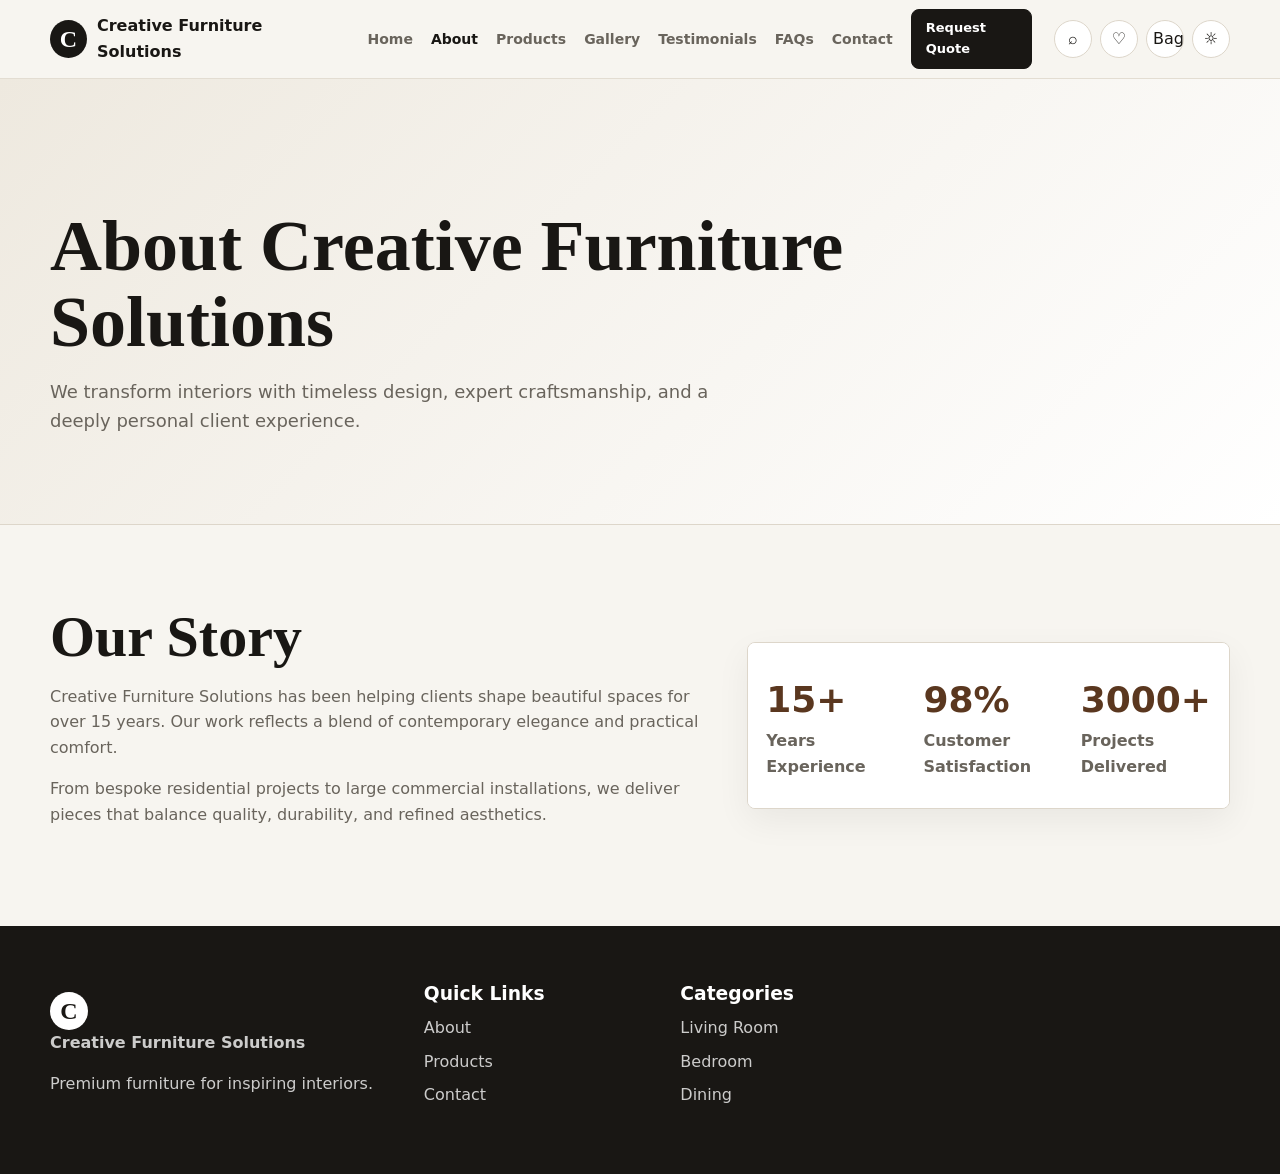
<file: about.html>
<!DOCTYPE html>
<html lang="en">
  <head>
    <meta charset="UTF-8" />
    <meta name="viewport" content="width=device-width, initial-scale=1.0" />
    <title>About Us | Creative Furniture Solutions</title>
    <link rel="stylesheet" href="css/style.css" />
    <link rel="stylesheet" href="css/responsive.css" />
    <link rel="stylesheet" href="css/animations.css" />
  </head>
  <body>
    <header class="site-header sticky">
      <nav class="navbar container">
        <a href="index.html" class="logo"><span class="logo-mark">C</span><span>Creative Furniture Solutions</span></a>
        <button class="menu-toggle" aria-label="Toggle navigation"><span></span><span></span><span></span></button>
        <div class="nav-links">
          <a href="index.html">Home</a>
          <a href="about.html" class="active">About</a>
          <a href="products.html">Products</a>
          <a href="gallery.html">Gallery</a>
          <a href="testimonials.html">Testimonials</a>
          <a href="faq.html">FAQs</a>
          <a href="contact.html">Contact</a>
          <a href="quote.html" class="btn btn-small">Request Quote</a>
        </div>
        <div class="nav-icons">
          <button class="icon-btn">⌕</button>
          <button class="icon-btn">♡</button>
          <button class="icon-btn">🛒</button>
          <button class="icon-btn theme-toggle">☀</button>
        </div>
      </nav>
    </header>

    <main class="page-hero">
      <section class="container">
        <h1>About Creative Furniture Solutions</h1>
        <p>We transform interiors with timeless design, expert craftsmanship, and a deeply personal client experience.</p>
      </section>
    </main>

    <section class="section container">
      <div class="about-grid">
        <div>
          <h2>Our Story</h2>
          <p>Creative Furniture Solutions has been helping clients shape beautiful spaces for over 15 years. Our work reflects a blend of contemporary elegance and practical comfort.</p>
          <p>From bespoke residential projects to large commercial installations, we deliver pieces that balance quality, durability, and refined aesthetics.</p>
        </div>
        <div class="stats-card">
          <div class="stat-item"><strong>15+</strong><span>Years Experience</span></div>
          <div class="stat-item"><strong>98%</strong><span>Customer Satisfaction</span></div>
          <div class="stat-item"><strong>3000+</strong><span>Projects Delivered</span></div>
        </div>
      </div>
    </section>

    <footer class="site-footer">
      <div class="container footer-grid">
        <div>
          <a href="index.html" class="logo footer-logo"><span class="logo-mark">C</span><span>Creative Furniture Solutions</span></a>
          <p>Premium furniture for inspiring interiors.</p>
        </div>
        <div>
          <h3>Quick Links</h3>
          <a href="about.html">About</a>
          <a href="products.html">Products</a>
          <a href="contact.html">Contact</a>
        </div>
        <div>
          <h3>Categories</h3>
          <a href="living-room.html">Living Room</a>
          <a href="bedroom.html">Bedroom</a>
          <a href="dining.html">Dining</a>
        </div>
      </div>
    </footer>

    <script src="js/main.js"></script>
  </body>
</html>
</file>
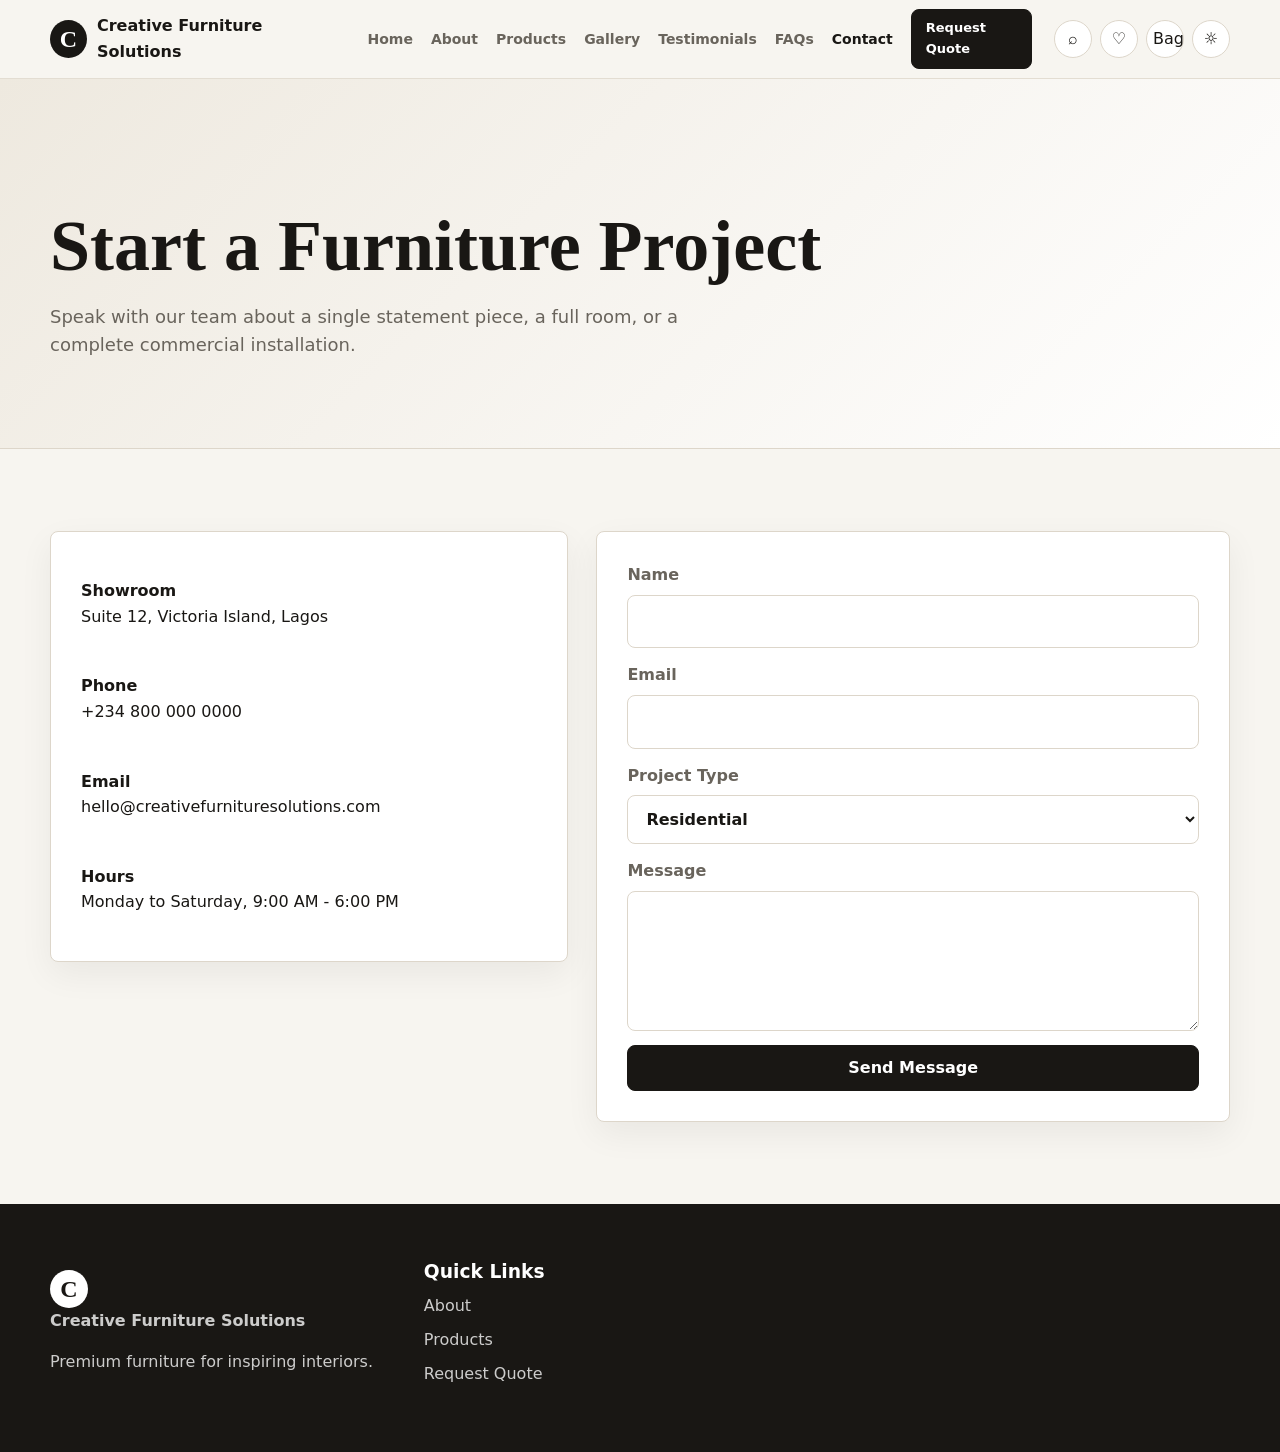
<file: contact.html>
<!DOCTYPE html>
<html lang="en">
  <head>
    <meta charset="UTF-8" />
    <meta name="viewport" content="width=device-width, initial-scale=1.0" />
    <title>Contact | Creative Furniture Solutions</title>
    <link rel="stylesheet" href="css/style.css" />
    <link rel="stylesheet" href="css/responsive.css" />
    <link rel="stylesheet" href="css/animations.css" />
  </head>
  <body>
    <header class="site-header sticky">
      <nav class="navbar container">
        <a href="index.html" class="logo"><span class="logo-mark">C</span><span>Creative Furniture Solutions</span></a>
        <button class="menu-toggle" aria-label="Toggle navigation"><span></span><span></span><span></span></button>
        <div class="nav-links">
          <a href="index.html">Home</a>
          <a href="about.html">About</a>
          <a href="products.html">Products</a>
          <a href="gallery.html">Gallery</a>
          <a href="testimonials.html">Testimonials</a>
          <a href="faq.html">FAQs</a>
          <a href="contact.html" class="active">Contact</a>
          <a href="quote.html" class="btn btn-small">Request Quote</a>
        </div>
        <div class="nav-icons">
          <button class="icon-btn" aria-label="Search">⌕</button>
          <button class="icon-btn" aria-label="Wishlist">♡</button>
          <button class="icon-btn" aria-label="Cart">Bag</button>
          <button class="icon-btn theme-toggle" aria-label="Toggle dark mode">☼</button>
        </div>
      </nav>
    </header>

    <main class="page-hero">
      <section class="container">
        <h1>Start a Furniture Project</h1>
        <p>Speak with our team about a single statement piece, a full room, or a complete commercial installation.</p>
      </section>
    </main>

    <section class="section container contact-grid">
      <div class="contact-card">
        <p><strong>Showroom</strong><br />Suite 12, Victoria Island, Lagos</p>
        <p><strong>Phone</strong><br />+234 800 000 0000</p>
        <p><strong>Email</strong><br />hello@creativefurnituresolutions.com</p>
        <p><strong>Hours</strong><br />Monday to Saturday, 9:00 AM - 6:00 PM</p>
      </div>
      <form class="contact-card form">
        <label>Name <input type="text" name="name" required /></label>
        <label>Email <input type="email" name="email" required /></label>
        <label>Project Type <select name="project"><option>Residential</option><option>Office</option><option>Hospitality</option><option>Commercial</option></select></label>
        <label>Message <textarea name="message" required></textarea></label>
        <button class="btn" type="submit">Send Message</button>
      </form>
    </section>

    <footer class="site-footer">
      <div class="container footer-grid">
        <div>
          <a href="index.html" class="logo footer-logo"><span class="logo-mark">C</span><span>Creative Furniture Solutions</span></a>
          <p>Premium furniture for inspiring interiors.</p>
        </div>
        <div>
          <h3>Quick Links</h3>
          <a href="about.html">About</a>
          <a href="products.html">Products</a>
          <a href="quote.html">Request Quote</a>
        </div>
      </div>
    </footer>

    <script src="js/main.js"></script>
    <script src="js/quote.js"></script>
  </body>
</html>
</file>
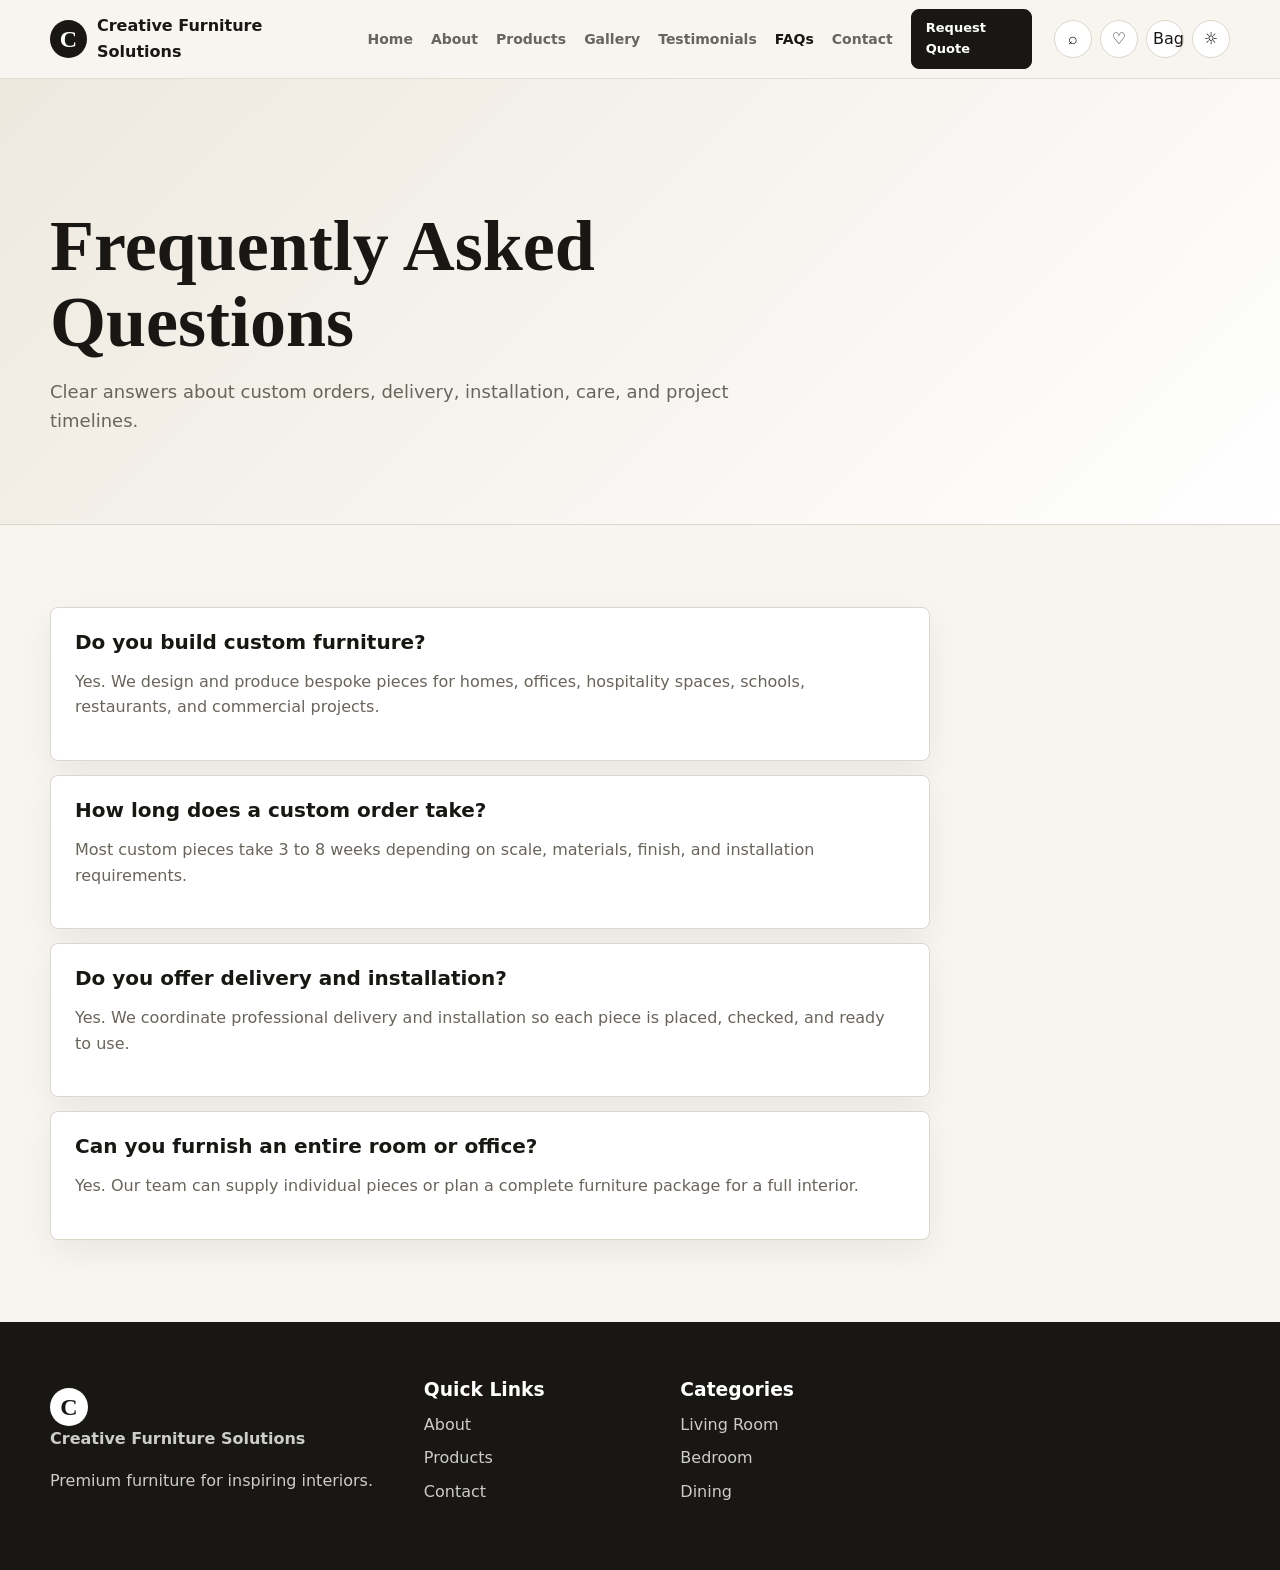
<file: faq.html>
<!DOCTYPE html>
<html lang="en">
  <head>
    <meta charset="UTF-8" />
    <meta name="viewport" content="width=device-width, initial-scale=1.0" />
    <title>FAQs | Creative Furniture Solutions</title>
    <link rel="stylesheet" href="css/style.css" />
    <link rel="stylesheet" href="css/responsive.css" />
    <link rel="stylesheet" href="css/animations.css" />
  </head>
  <body>
    <header class="site-header sticky">
      <nav class="navbar container">
        <a href="index.html" class="logo"><span class="logo-mark">C</span><span>Creative Furniture Solutions</span></a>
        <button class="menu-toggle" aria-label="Toggle navigation"><span></span><span></span><span></span></button>
        <div class="nav-links">
          <a href="index.html">Home</a>
          <a href="about.html">About</a>
          <a href="products.html">Products</a>
          <a href="gallery.html">Gallery</a>
          <a href="testimonials.html">Testimonials</a>
          <a href="faq.html" class="active">FAQs</a>
          <a href="contact.html">Contact</a>
          <a href="quote.html" class="btn btn-small">Request Quote</a>
        </div>
        <div class="nav-icons">
          <button class="icon-btn" aria-label="Search">⌕</button>
          <button class="icon-btn" aria-label="Wishlist">♡</button>
          <button class="icon-btn" aria-label="Cart">Bag</button>
          <button class="icon-btn theme-toggle" aria-label="Toggle dark mode">☼</button>
        </div>
      </nav>
    </header>

    <main class="page-hero">
      <section class="container">
        <h1>Frequently Asked Questions</h1>
        <p>Clear answers about custom orders, delivery, installation, care, and project timelines.</p>
      </section>
    </main>

    <section class="section container">
      <div class="faq-list">
        <article class="faq-item">
          <h3>Do you build custom furniture?</h3>
          <p>Yes. We design and produce bespoke pieces for homes, offices, hospitality spaces, schools, restaurants, and commercial projects.</p>
        </article>
        <article class="faq-item">
          <h3>How long does a custom order take?</h3>
          <p>Most custom pieces take 3 to 8 weeks depending on scale, materials, finish, and installation requirements.</p>
        </article>
        <article class="faq-item">
          <h3>Do you offer delivery and installation?</h3>
          <p>Yes. We coordinate professional delivery and installation so each piece is placed, checked, and ready to use.</p>
        </article>
        <article class="faq-item">
          <h3>Can you furnish an entire room or office?</h3>
          <p>Yes. Our team can supply individual pieces or plan a complete furniture package for a full interior.</p>
        </article>
      </div>
    </section>

    <footer class="site-footer">
      <div class="container footer-grid">
        <div>
          <a href="index.html" class="logo footer-logo"><span class="logo-mark">C</span><span>Creative Furniture Solutions</span></a>
          <p>Premium furniture for inspiring interiors.</p>
        </div>
        <div>
          <h3>Quick Links</h3>
          <a href="about.html">About</a>
          <a href="products.html">Products</a>
          <a href="contact.html">Contact</a>
        </div>
        <div>
          <h3>Categories</h3>
          <a href="living-room.html">Living Room</a>
          <a href="bedroom.html">Bedroom</a>
          <a href="dining.html">Dining</a>
        </div>
      </div>
    </footer>

    <script src="js/main.js"></script>
  </body>
</html>
</file>
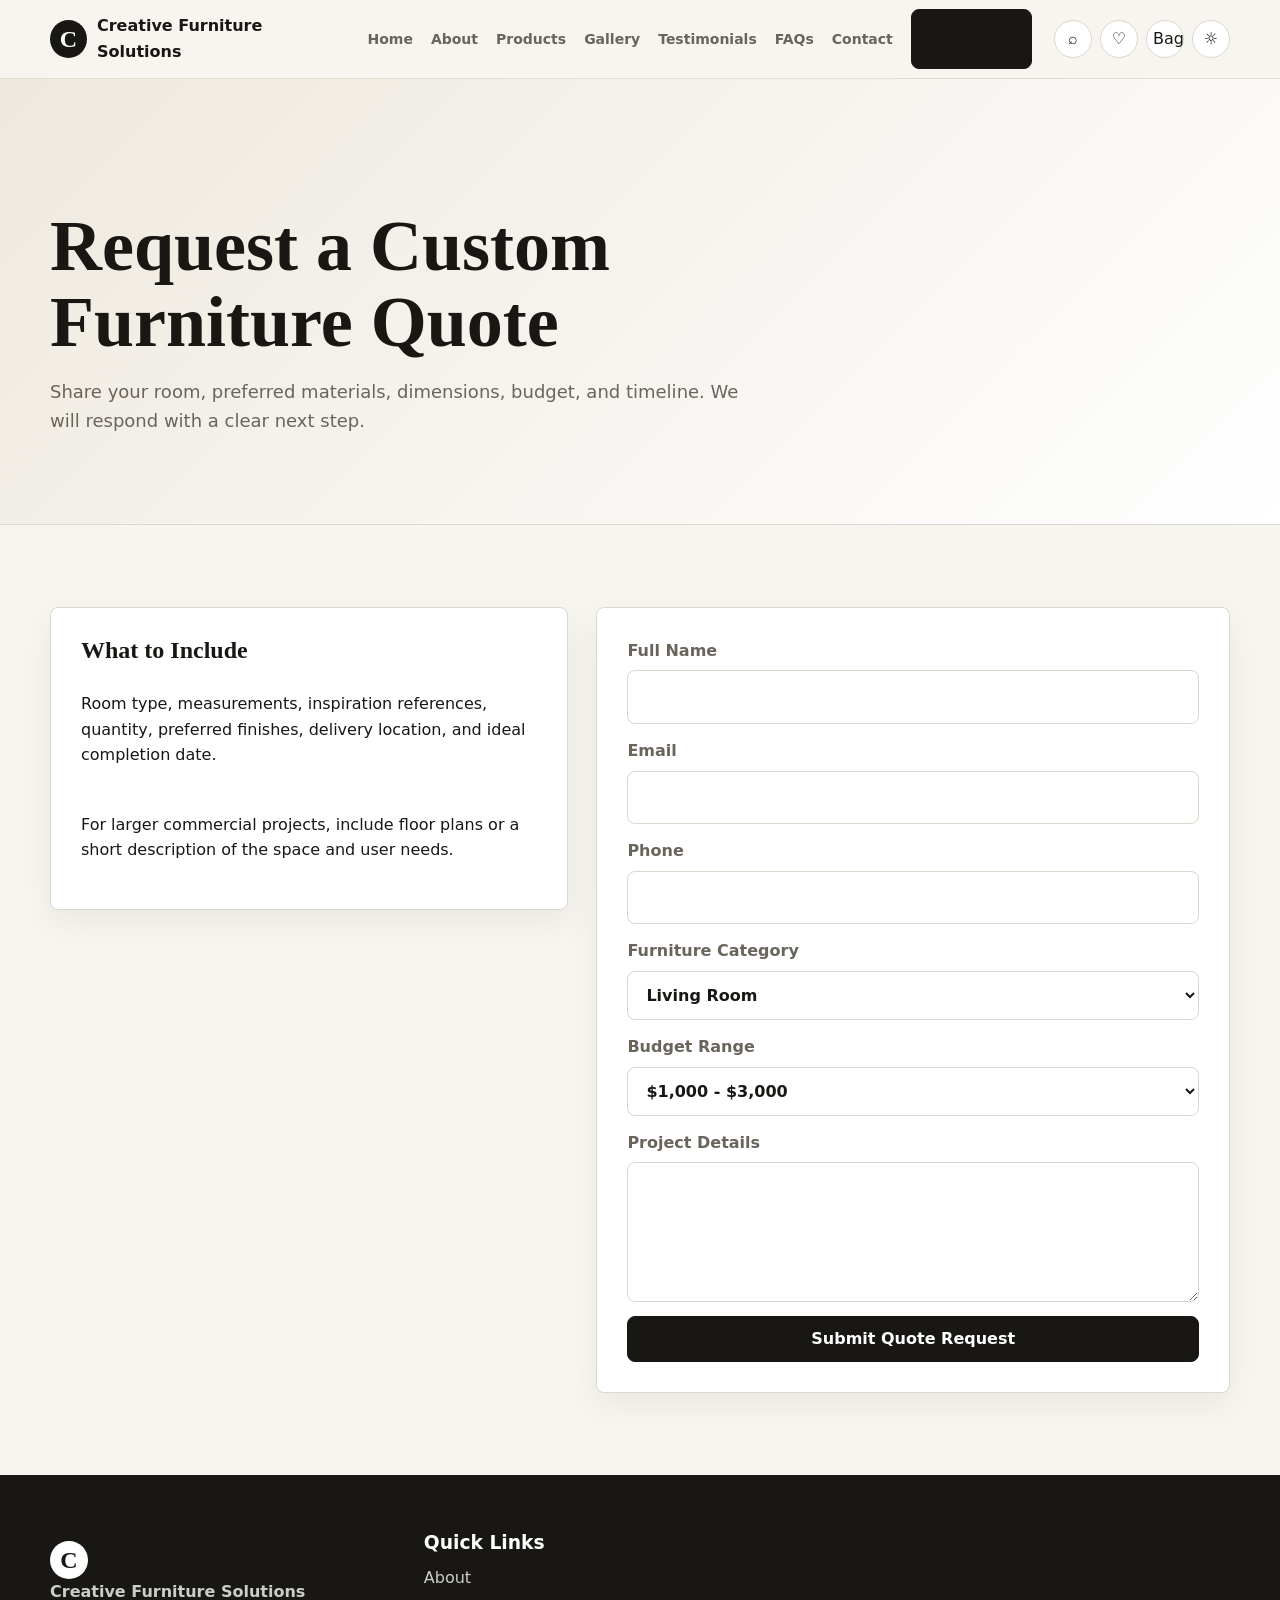
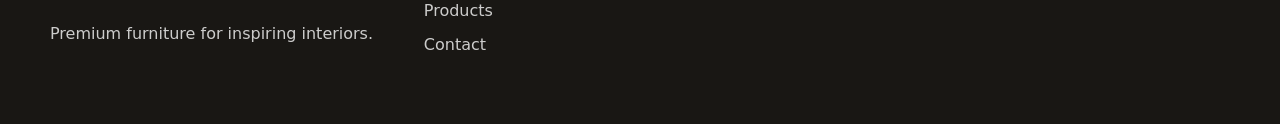
<file: quote.html>
<!DOCTYPE html>
<html lang="en">
  <head>
    <meta charset="UTF-8" />
    <meta name="viewport" content="width=device-width, initial-scale=1.0" />
    <title>Request a Quote | Creative Furniture Solutions</title>
    <link rel="stylesheet" href="css/style.css" />
    <link rel="stylesheet" href="css/responsive.css" />
    <link rel="stylesheet" href="css/animations.css" />
  </head>
  <body>
    <header class="site-header sticky">
      <nav class="navbar container">
        <a href="index.html" class="logo"><span class="logo-mark">C</span><span>Creative Furniture Solutions</span></a>
        <button class="menu-toggle" aria-label="Toggle navigation"><span></span><span></span><span></span></button>
        <div class="nav-links">
          <a href="index.html">Home</a>
          <a href="about.html">About</a>
          <a href="products.html">Products</a>
          <a href="gallery.html">Gallery</a>
          <a href="testimonials.html">Testimonials</a>
          <a href="faq.html">FAQs</a>
          <a href="contact.html">Contact</a>
          <a href="quote.html" class="btn btn-small active">Request Quote</a>
        </div>
        <div class="nav-icons">
          <button class="icon-btn" aria-label="Search">⌕</button>
          <button class="icon-btn" aria-label="Wishlist">♡</button>
          <button class="icon-btn" aria-label="Cart">Bag</button>
          <button class="icon-btn theme-toggle" aria-label="Toggle dark mode">☼</button>
        </div>
      </nav>
    </header>

    <main class="page-hero">
      <section class="container">
        <h1>Request a Custom Furniture Quote</h1>
        <p>Share your room, preferred materials, dimensions, budget, and timeline. We will respond with a clear next step.</p>
      </section>
    </main>

    <section class="section container quote-grid">
      <div class="contact-card">
        <h2>What to Include</h2>
        <p>Room type, measurements, inspiration references, quantity, preferred finishes, delivery location, and ideal completion date.</p>
        <p>For larger commercial projects, include floor plans or a short description of the space and user needs.</p>
      </div>
      <form class="contact-card form">
        <label>Full Name <input type="text" name="name" required /></label>
        <label>Email <input type="email" name="email" required /></label>
        <label>Phone <input type="tel" name="phone" /></label>
        <label>Furniture Category <select name="category"><option>Living Room</option><option>Bedroom</option><option>Dining</option><option>Office</option><option>Outdoor</option><option>Full Interior</option></select></label>
        <label>Budget Range <select name="budget"><option>$1,000 - $3,000</option><option>$3,000 - $8,000</option><option>$8,000 - $20,000</option><option>$20,000+</option></select></label>
        <label>Project Details <textarea name="details" required></textarea></label>
        <button class="btn" type="submit">Submit Quote Request</button>
      </form>
    </section>

    <footer class="site-footer">
      <div class="container footer-grid">
        <div>
          <a href="index.html" class="logo footer-logo"><span class="logo-mark">C</span><span>Creative Furniture Solutions</span></a>
          <p>Premium furniture for inspiring interiors.</p>
        </div>
        <div>
          <h3>Quick Links</h3>
          <a href="about.html">About</a>
          <a href="products.html">Products</a>
          <a href="contact.html">Contact</a>
        </div>
      </div>
    </footer>

    <script src="js/main.js"></script>
    <script src="js/quote.js"></script>
  </body>
</html>
</file>
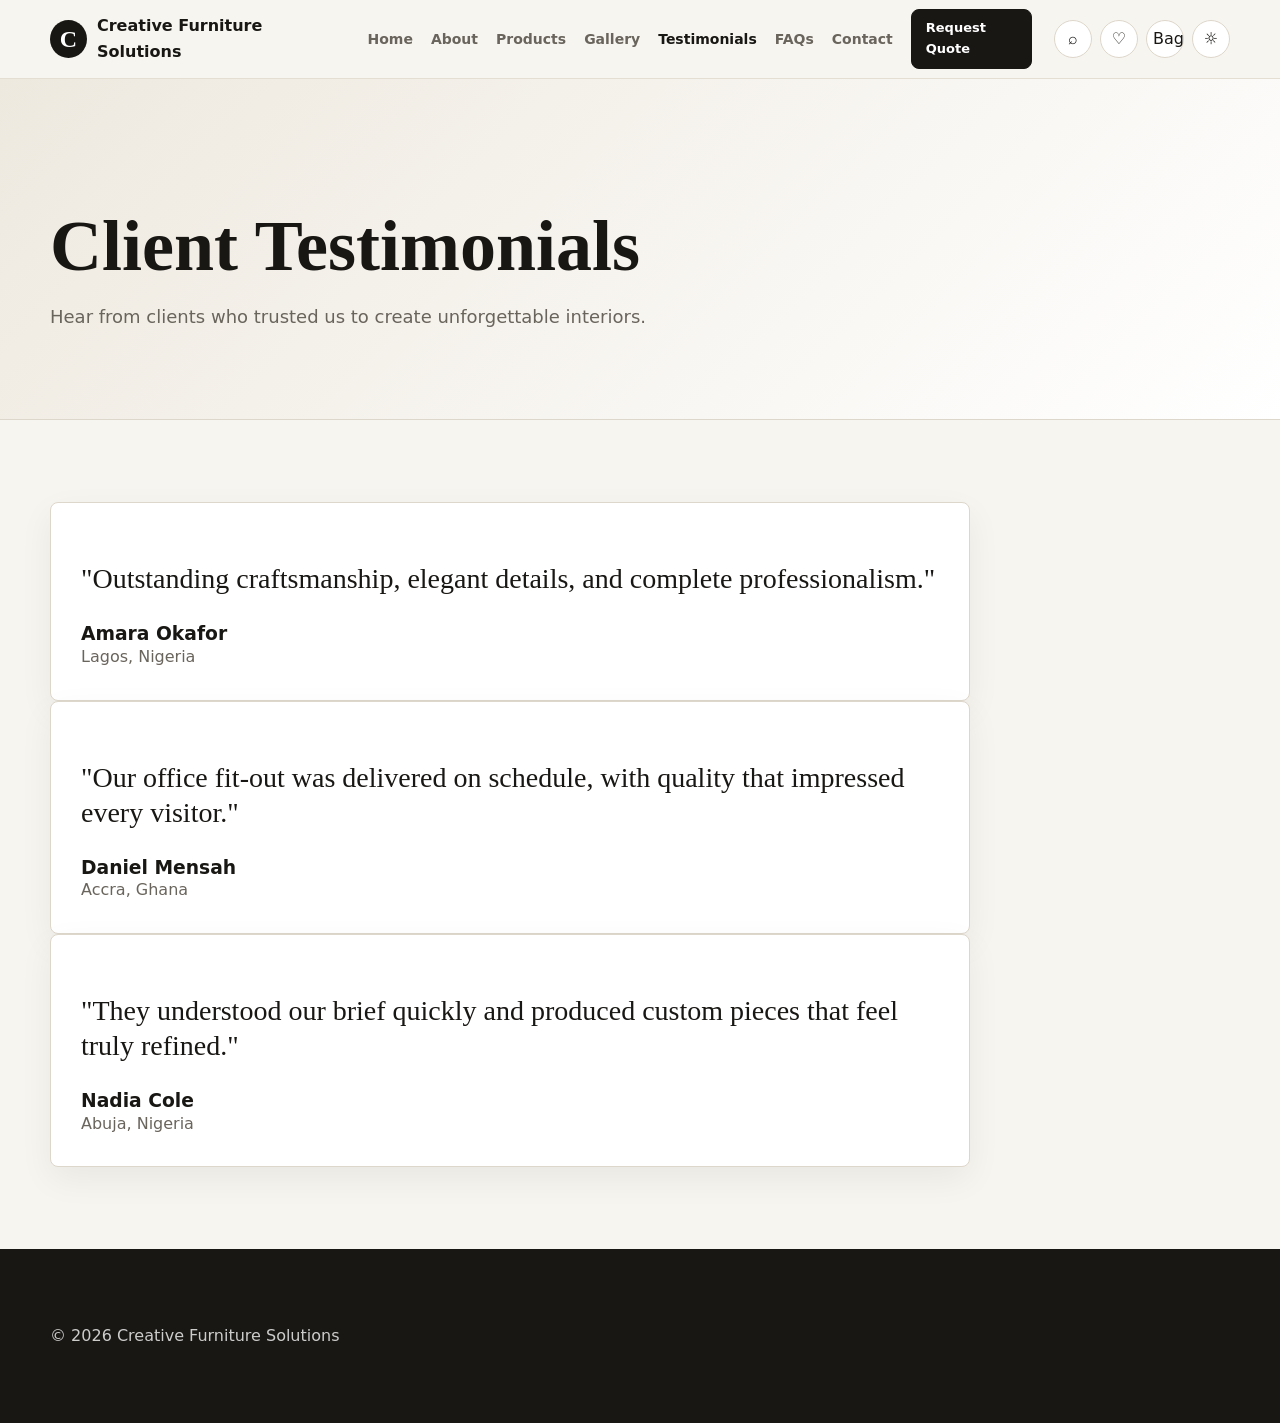
<file: testimonials.html>
<!DOCTYPE html>
<html lang="en">
  <head>
    <meta charset="UTF-8" />
    <meta name="viewport" content="width=device-width, initial-scale=1.0" />
    <title>Testimonials | Creative Furniture Solutions</title>
    <link rel="stylesheet" href="css/style.css" />
    <link rel="stylesheet" href="css/responsive.css" />
    <link rel="stylesheet" href="css/animations.css" />
  </head>
  <body>
    <header class="site-header sticky">
      <nav class="navbar container">
        <a href="index.html" class="logo"><span class="logo-mark">C</span><span>Creative Furniture Solutions</span></a>
        <button class="menu-toggle" aria-label="Toggle navigation"><span></span><span></span><span></span></button>
        <div class="nav-links">
          <a href="index.html">Home</a>
          <a href="about.html">About</a>
          <a href="products.html">Products</a>
          <a href="gallery.html">Gallery</a>
          <a href="testimonials.html" class="active">Testimonials</a>
          <a href="faq.html">FAQs</a>
          <a href="contact.html">Contact</a>
          <a href="quote.html" class="btn btn-small">Request Quote</a>
        </div>
        <div class="nav-icons">
          <button class="icon-btn">⌕</button>
          <button class="icon-btn">♡</button>
          <button class="icon-btn">🛒</button>
          <button class="icon-btn theme-toggle">☀</button>
        </div>
      </nav>
    </header>

    <main class="page-hero">
      <section class="container">
        <h1>Client Testimonials</h1>
        <p>Hear from clients who trusted us to create unforgettable interiors.</p>
      </section>
    </main>

    <section class="section container">
      <div class="testimonial-slider">
        <article class="testimonial-card active">
          <p>“Outstanding craftsmanship, elegant details, and complete professionalism.”</p>
          <h3>Amara Okafor</h3>
          <span>Lagos, Nigeria</span>
        </article>
      </div>
    </section>

    <footer class="site-footer"><div class="container"><p>© 2026 Creative Furniture Solutions</p></div></footer>

    <script src="js/main.js"></script>
    <script src="js/slider.js"></script>
  </body>
</html>
</file>
<file: css/style.css>
:root {
  --bg: #f7f5f0;
  --surface: #ffffff;
  --surface-soft: #eee9df;
  --ink: #191714;
  --muted: #69645c;
  --line: #ddd6ca;
  --brand: #8b5e34;
  --brand-dark: #5a371f;
  --accent: #1d6b67;
  --shadow: 0 18px 45px rgba(25, 23, 20, 0.12);
  --radius: 8px;
}

* {
  box-sizing: border-box;
}

html {
  scroll-behavior: smooth;
}

body {
  margin: 0;
  background: var(--bg);
  color: var(--ink);
  font-family: Inter, system-ui, -apple-system, BlinkMacSystemFont, "Segoe UI", sans-serif;
  line-height: 1.6;
}

body.nav-open {
  overflow: hidden;
}

img {
  display: block;
  width: 100%;
  object-fit: cover;
}

a {
  color: inherit;
  text-decoration: none;
}

button,
input,
select,
textarea {
  font: inherit;
}

.container {
  width: min(1180px, calc(100% - 40px));
  margin-inline: auto;
}

.loading-screen {
  position: fixed;
  inset: 0;
  z-index: 1000;
  display: grid;
  place-items: center;
  background: var(--bg);
  transition: opacity 0.35s ease, visibility 0.35s ease;
}

.loading-screen.hidden {
  opacity: 0;
  visibility: hidden;
}

.loader {
  width: 42px;
  height: 42px;
  border: 3px solid var(--line);
  border-top-color: var(--brand);
  border-radius: 50%;
  animation: spin 0.8s linear infinite;
}

.site-header {
  position: sticky;
  top: 0;
  z-index: 100;
  background: rgba(247, 245, 240, 0.92);
  border-bottom: 1px solid rgba(221, 214, 202, 0.78);
  backdrop-filter: blur(16px);
}

.navbar {
  min-height: 78px;
  display: flex;
  align-items: center;
  justify-content: space-between;
  gap: 22px;
}

.logo {
  display: inline-flex;
  align-items: center;
  gap: 10px;
  font-weight: 800;
  letter-spacing: 0;
}

.logo-mark {
  display: grid;
  place-items: center;
  width: 38px;
  height: 38px;
  background: var(--ink);
  color: #fff;
  border-radius: 50%;
  font-family: "Cormorant Garamond", Georgia, serif;
  font-size: 24px;
}

.nav-links {
  display: flex;
  align-items: center;
  gap: 18px;
  color: var(--muted);
  font-size: 14px;
  font-weight: 700;
}

.nav-links a {
  padding-block: 8px;
}

.nav-links a.active,
.nav-links a:hover {
  color: var(--ink);
}

.nav-icons {
  display: flex;
  gap: 8px;
}

.icon-btn {
  display: grid;
  place-items: center;
  width: 38px;
  height: 38px;
  border: 1px solid var(--line);
  border-radius: 50%;
  background: var(--surface);
  color: var(--ink);
  cursor: pointer;
}

.menu-toggle {
  display: none;
  width: 42px;
  height: 42px;
  border: 1px solid var(--line);
  border-radius: 50%;
  background: var(--surface);
  cursor: pointer;
}

.menu-toggle span {
  display: block;
  width: 18px;
  height: 2px;
  margin: 4px auto;
  background: var(--ink);
}

.btn {
  display: inline-flex;
  align-items: center;
  justify-content: center;
  min-height: 46px;
  padding: 0 22px;
  border: 1px solid var(--ink);
  border-radius: var(--radius);
  background: var(--ink);
  color: #fff;
  font-weight: 800;
  cursor: pointer;
  transition: transform 0.2s ease, box-shadow 0.2s ease, background 0.2s ease;
}

.btn:hover {
  transform: translateY(-2px);
  box-shadow: 0 10px 24px rgba(25, 23, 20, 0.16);
}

.btn-small {
  min-height: 38px;
  padding-inline: 14px;
  font-size: 13px;
}

.btn-secondary {
  background: transparent;
  color: var(--ink);
}

.hero {
  position: relative;
  min-height: 86vh;
  display: grid;
  align-items: center;
  overflow: hidden;
  background: url("https://images.unsplash.com/photo-1600607687920-4e2a09cf159d?auto=format&fit=crop&w=1800&q=82") center/cover;
}

.hero-overlay {
  position: absolute;
  inset: 0;
  background: linear-gradient(90deg, rgba(20, 16, 12, 0.74), rgba(20, 16, 12, 0.28), rgba(20, 16, 12, 0.08));
}

.hero-content {
  position: relative;
  z-index: 1;
  max-width: 760px;
  margin-inline: max(20px, calc((100vw - 1180px) / 2));
  color: #fff;
}

.eyebrow {
  margin: 0 0 12px;
  color: var(--brand);
  font-size: 12px;
  font-weight: 900;
  letter-spacing: 0.14em;
  text-transform: uppercase;
}

.hero .eyebrow {
  color: #d9b98d;
}

h1,
h2,
h3 {
  margin: 0;
  line-height: 1.05;
}

h1,
h2 {
  font-family: "Cormorant Garamond", Georgia, serif;
}

.hero h1 {
  max-width: 720px;
  font-size: clamp(46px, 8vw, 86px);
  letter-spacing: 0;
}

.hero p:not(.eyebrow) {
  max-width: 620px;
  margin: 20px 0 0;
  color: rgba(255, 255, 255, 0.88);
  font-size: 18px;
}

.hero-actions {
  display: flex;
  flex-wrap: wrap;
  gap: 12px;
  margin-top: 30px;
}

.hero-actions .btn-secondary {
  border-color: rgba(255, 255, 255, 0.7);
  color: #fff;
}

.scroll-indicator {
  margin-top: 48px;
  color: rgba(255, 255, 255, 0.7);
  font-size: 12px;
  font-weight: 800;
  text-transform: uppercase;
}

.page-hero {
  padding: 130px 0 70px;
  background: linear-gradient(135deg, var(--surface-soft), #fff);
  border-bottom: 1px solid var(--line);
}

.page-hero h1 {
  max-width: 850px;
  font-size: clamp(42px, 6vw, 72px);
}

.page-hero p {
  max-width: 700px;
  color: var(--muted);
  font-size: 18px;
}

.section {
  padding-block: 82px;
}

.section-heading {
  max-width: 720px;
  margin-bottom: 34px;
}

.section-heading h2,
.about-grid h2 {
  font-size: clamp(34px, 5vw, 58px);
}

.section-heading p:not(.eyebrow),
.about-grid p {
  color: var(--muted);
}

.category-grid,
.product-grid,
.feature-grid,
.testimonial-grid,
.footer-grid {
  display: grid;
  gap: 22px;
}

.category-grid {
  grid-template-columns: repeat(4, 1fr);
}

.product-grid {
  grid-template-columns: repeat(3, 1fr);
}

.feature-grid {
  grid-template-columns: repeat(5, 1fr);
}

.card,
.contact-card,
.stats-card,
.testimonial-card,
.faq-item {
  border: 1px solid var(--line);
  border-radius: var(--radius);
  background: var(--surface);
  box-shadow: 0 12px 34px rgba(25, 23, 20, 0.06);
}

.card {
  position: relative;
  overflow: hidden;
}

.card img {
  height: 260px;
  transition: transform 0.35s ease;
}

.card:hover img {
  transform: scale(1.045);
}

.card-content {
  position: relative;
  z-index: 1;
  padding: 22px;
  background: var(--surface);
}

.card-content h3 {
  font-size: 21px;
}

.card-content p {
  color: var(--muted);
}

.text-link {
  color: var(--brand-dark);
  font-weight: 900;
}

.product-badge {
  position: absolute;
  z-index: 2;
  top: 14px;
  left: 14px;
  padding: 7px 10px;
  border-radius: 999px;
  background: var(--accent);
  color: #fff;
  font-size: 12px;
  font-weight: 900;
}

.meta-row,
.card-actions,
.filter-row {
  display: flex;
  align-items: center;
  gap: 10px;
  flex-wrap: wrap;
}

.meta-row {
  justify-content: space-between;
  color: var(--muted);
  font-size: 13px;
}

.stars {
  color: #b88941;
}

.price {
  color: var(--ink) !important;
  font-size: 24px;
  font-weight: 900;
}

.about-section {
  background: var(--surface-soft);
}

.about-grid {
  display: grid;
  grid-template-columns: 1.15fr 0.85fr;
  gap: 44px;
  align-items: center;
}

.stats-card {
  display: grid;
  grid-template-columns: repeat(3, 1fr);
  gap: 1px;
  overflow: hidden;
}

.stat-item {
  padding: 28px 18px;
  background: #fff;
}

.stat-item strong {
  display: block;
  color: var(--brand-dark);
  font-size: 36px;
}

.stat-item span {
  color: var(--muted);
  font-weight: 700;
}

.feature-card {
  min-height: 96px;
  display: grid;
  place-items: center;
  padding: 18px;
  border: 1px solid var(--line);
  border-radius: var(--radius);
  background: var(--surface);
  color: var(--ink);
  font-weight: 900;
  text-align: center;
}

.testimonial-slider,
.testimonial-grid {
  max-width: 920px;
}

.testimonial-card {
  padding: 30px;
}

.testimonial-card p {
  color: var(--ink);
  font-family: "Cormorant Garamond", Georgia, serif;
  font-size: 28px;
  line-height: 1.25;
}

.testimonial-card span {
  color: var(--muted);
}

.contact-card {
  display: grid;
  gap: 12px;
  padding: 30px;
}

.contact-grid,
.quote-grid {
  display: grid;
  grid-template-columns: 0.9fr 1.1fr;
  gap: 28px;
  align-items: start;
}

.form {
  display: grid;
  gap: 14px;
}

.form label {
  display: grid;
  gap: 7px;
  color: var(--muted);
  font-weight: 800;
}

.form input,
.form select,
.form textarea,
.newsletter-form input {
  width: 100%;
  border: 1px solid var(--line);
  border-radius: var(--radius);
  background: #fff;
  color: var(--ink);
  padding: 13px 14px;
}

.form textarea {
  min-height: 140px;
  resize: vertical;
}

.newsletter-form {
  display: flex;
  gap: 10px;
}

.gallery-grid {
  display: grid;
  grid-template-columns: repeat(4, 1fr);
  grid-auto-rows: 230px;
  gap: 14px;
}

.gallery-grid img {
  height: 100%;
  border-radius: var(--radius);
  box-shadow: 0 10px 24px rgba(25, 23, 20, 0.08);
}

.gallery-grid img:first-child,
.gallery-grid img:nth-child(6) {
  grid-column: span 2;
  grid-row: span 2;
}

.filter-row {
  margin-bottom: 28px;
}

.filter-btn {
  min-height: 40px;
  padding: 0 16px;
  border: 1px solid var(--line);
  border-radius: 999px;
  background: var(--surface);
  color: var(--muted);
  cursor: pointer;
  font-weight: 800;
}

.filter-btn.active {
  background: var(--ink);
  color: #fff;
  border-color: var(--ink);
}

.faq-list {
  display: grid;
  gap: 14px;
  max-width: 880px;
}

.faq-item {
  padding: 24px;
}

.faq-item h3 {
  font-size: 20px;
}

.faq-item p {
  color: var(--muted);
}

.site-footer {
  padding: 58px 0;
  background: #191714;
  color: rgba(255, 255, 255, 0.78);
}

.site-footer .logo-mark {
  background: #fff;
  color: var(--ink);
}

.site-footer h3 {
  color: #fff;
  margin-bottom: 12px;
}

.site-footer a {
  display: block;
  margin: 8px 0;
}

.footer-grid {
  grid-template-columns: 1.5fr 1fr 1fr 1.25fr;
}

.scroll-top {
  position: fixed;
  right: 22px;
  bottom: 22px;
  display: none;
  width: 44px;
  height: 44px;
  border: 0;
  border-radius: 50%;
  background: var(--brand-dark);
  color: #fff;
  cursor: pointer;
  box-shadow: var(--shadow);
}

.scroll-top.visible {
  display: grid;
  place-items: center;
}

body.dark {
  --bg: #181713;
  --surface: #23211d;
  --surface-soft: #2e2a24;
  --ink: #f8f3ea;
  --muted: #c8beb1;
  --line: #403a32;
  --shadow: 0 18px 45px rgba(0, 0, 0, 0.3);
}

body.dark .card-content,
body.dark .stat-item,
body.dark .form input,
body.dark .form select,
body.dark .form textarea,
body.dark .newsletter-form input {
  background: var(--surface);
}

@keyframes spin {
  to {
    transform: rotate(360deg);
  }
}
</file>
<file: css/responsive.css>
@media (max-width: 1100px) {
  .nav-icons {
    display: none;
  }

  .category-grid,
  .gallery-grid {
    grid-template-columns: repeat(2, 1fr);
  }

  .product-grid {
    grid-template-columns: repeat(2, 1fr);
  }

  .feature-grid {
    grid-template-columns: repeat(3, 1fr);
  }
}

@media (max-width: 860px) {
  .container {
    width: min(100% - 28px, 1180px);
  }

  .navbar {
    min-height: 68px;
  }

  .menu-toggle {
    display: block;
  }

  .nav-links {
    position: fixed;
    top: 68px;
    left: 0;
    right: 0;
    display: none;
    max-height: calc(100vh - 68px);
    overflow: auto;
    padding: 22px 20px 30px;
    background: var(--surface);
    border-bottom: 1px solid var(--line);
    box-shadow: var(--shadow);
  }

  body.nav-open .nav-links {
    display: grid;
  }

  .hero {
    min-height: 78vh;
  }

  .hero-content {
    margin-inline: 20px;
  }

  .about-grid,
  .contact-grid,
  .quote-grid {
    grid-template-columns: 1fr;
  }

  .stats-card {
    grid-template-columns: 1fr;
  }

  .footer-grid {
    grid-template-columns: 1fr 1fr;
  }
}

@media (max-width: 620px) {
  .logo span:last-child {
    max-width: 190px;
    font-size: 14px;
    line-height: 1.15;
  }

  .hero h1 {
    font-size: 44px;
  }

  .hero-actions,
  .newsletter-form {
    display: grid;
  }

  .category-grid,
  .product-grid,
  .feature-grid,
  .gallery-grid,
  .footer-grid {
    grid-template-columns: 1fr;
  }

  .gallery-grid {
    grid-auto-rows: 230px;
  }

  .gallery-grid img:first-child,
  .gallery-grid img:nth-child(6) {
    grid-column: span 1;
    grid-row: span 1;
  }

  .section {
    padding-block: 58px;
  }

  .page-hero {
    padding: 104px 0 54px;
  }
}
</file>
<file: css/animations.css>
.card,
.feature-card,
.testimonial-card,
.contact-card,
.faq-item {
  animation: fadeUp 0.55s ease both;
}

@keyframes fadeUp {
  from {
    opacity: 0;
    transform: translateY(14px);
  }
  to {
    opacity: 1;
    transform: translateY(0);
  }
}
</file>
